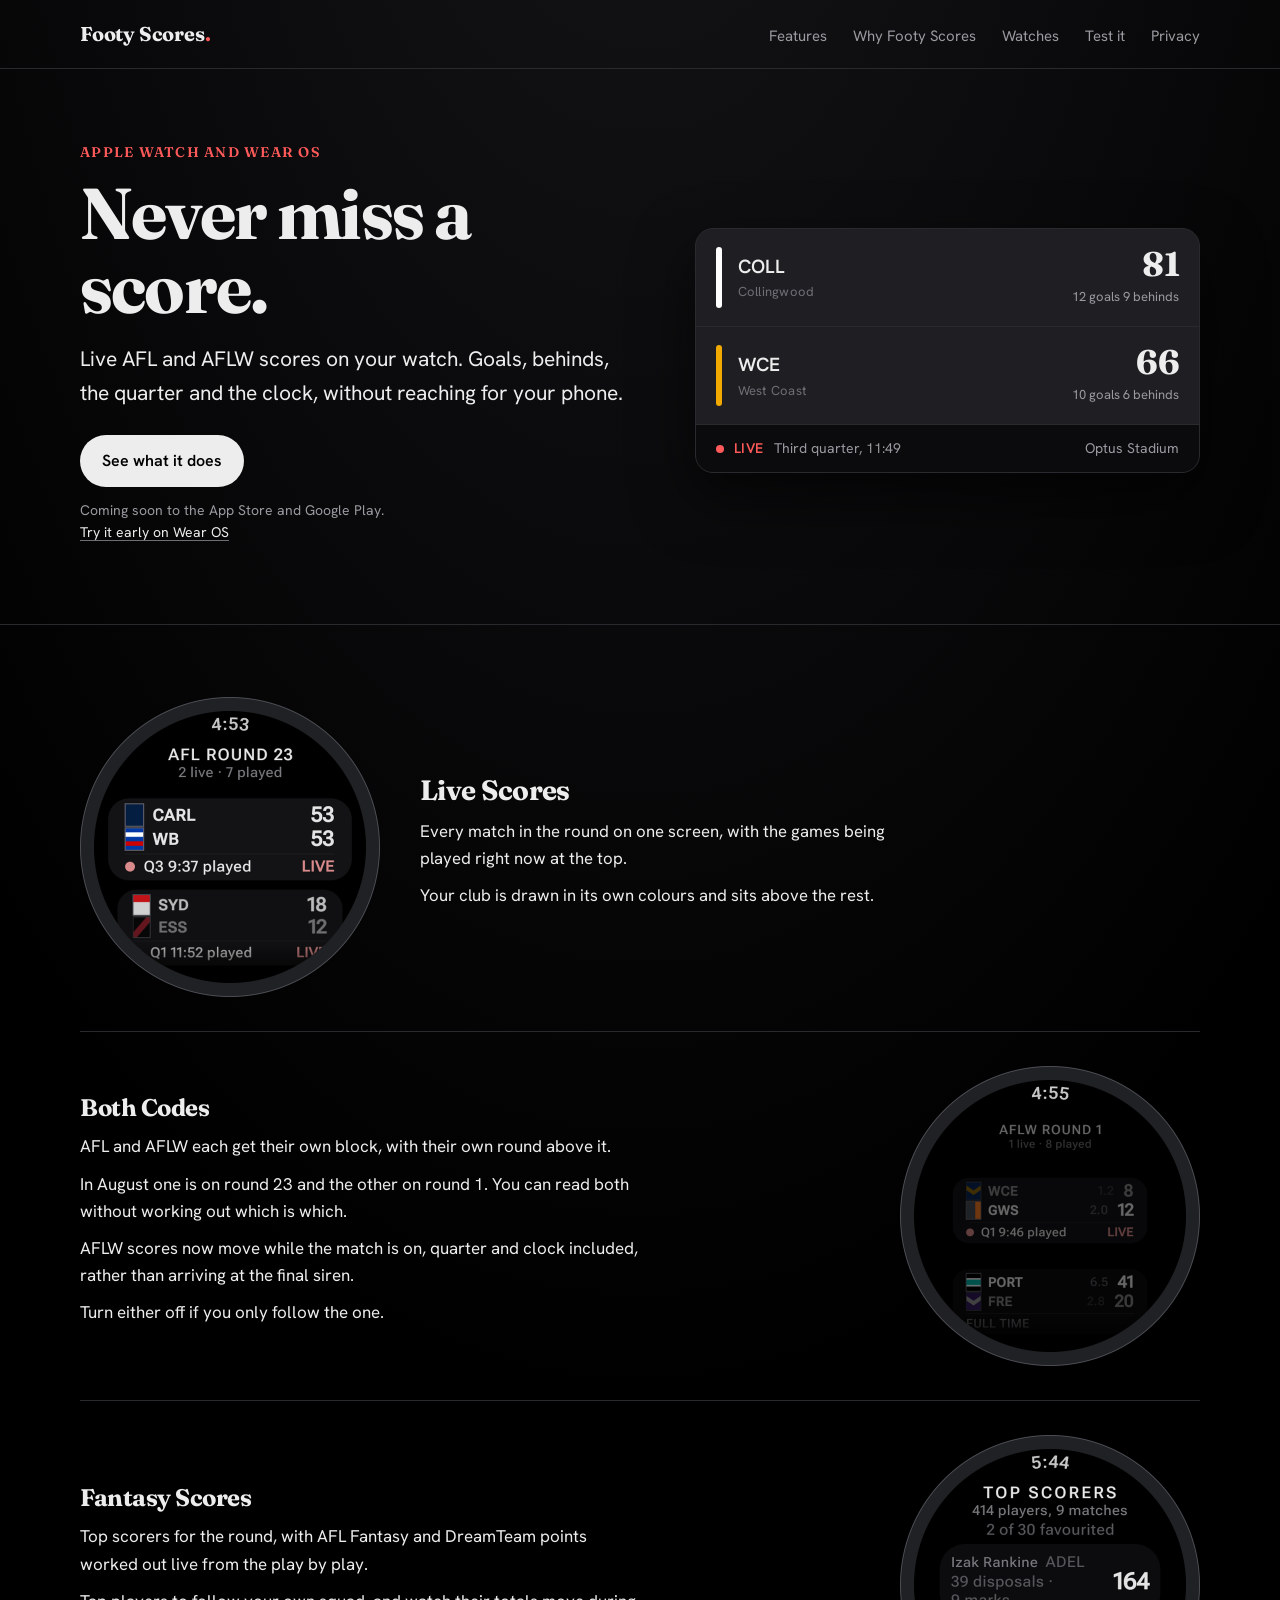
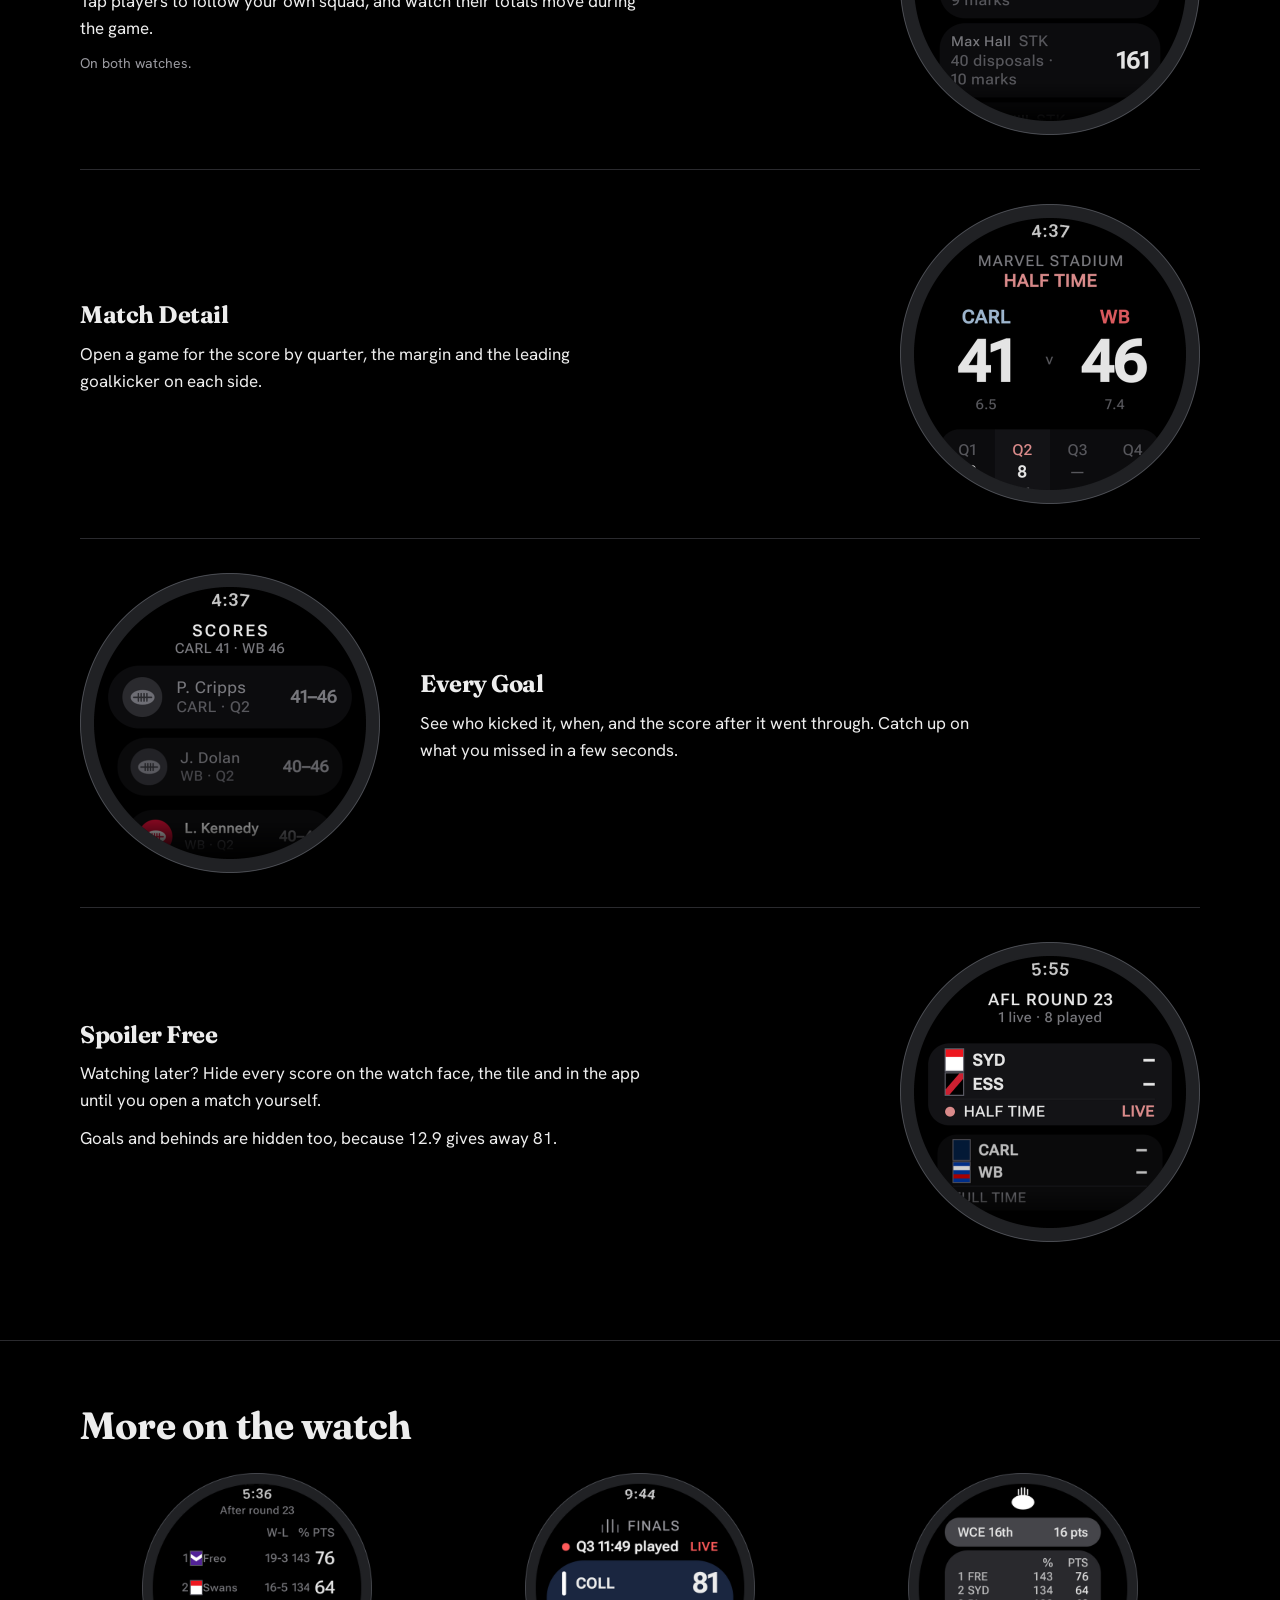
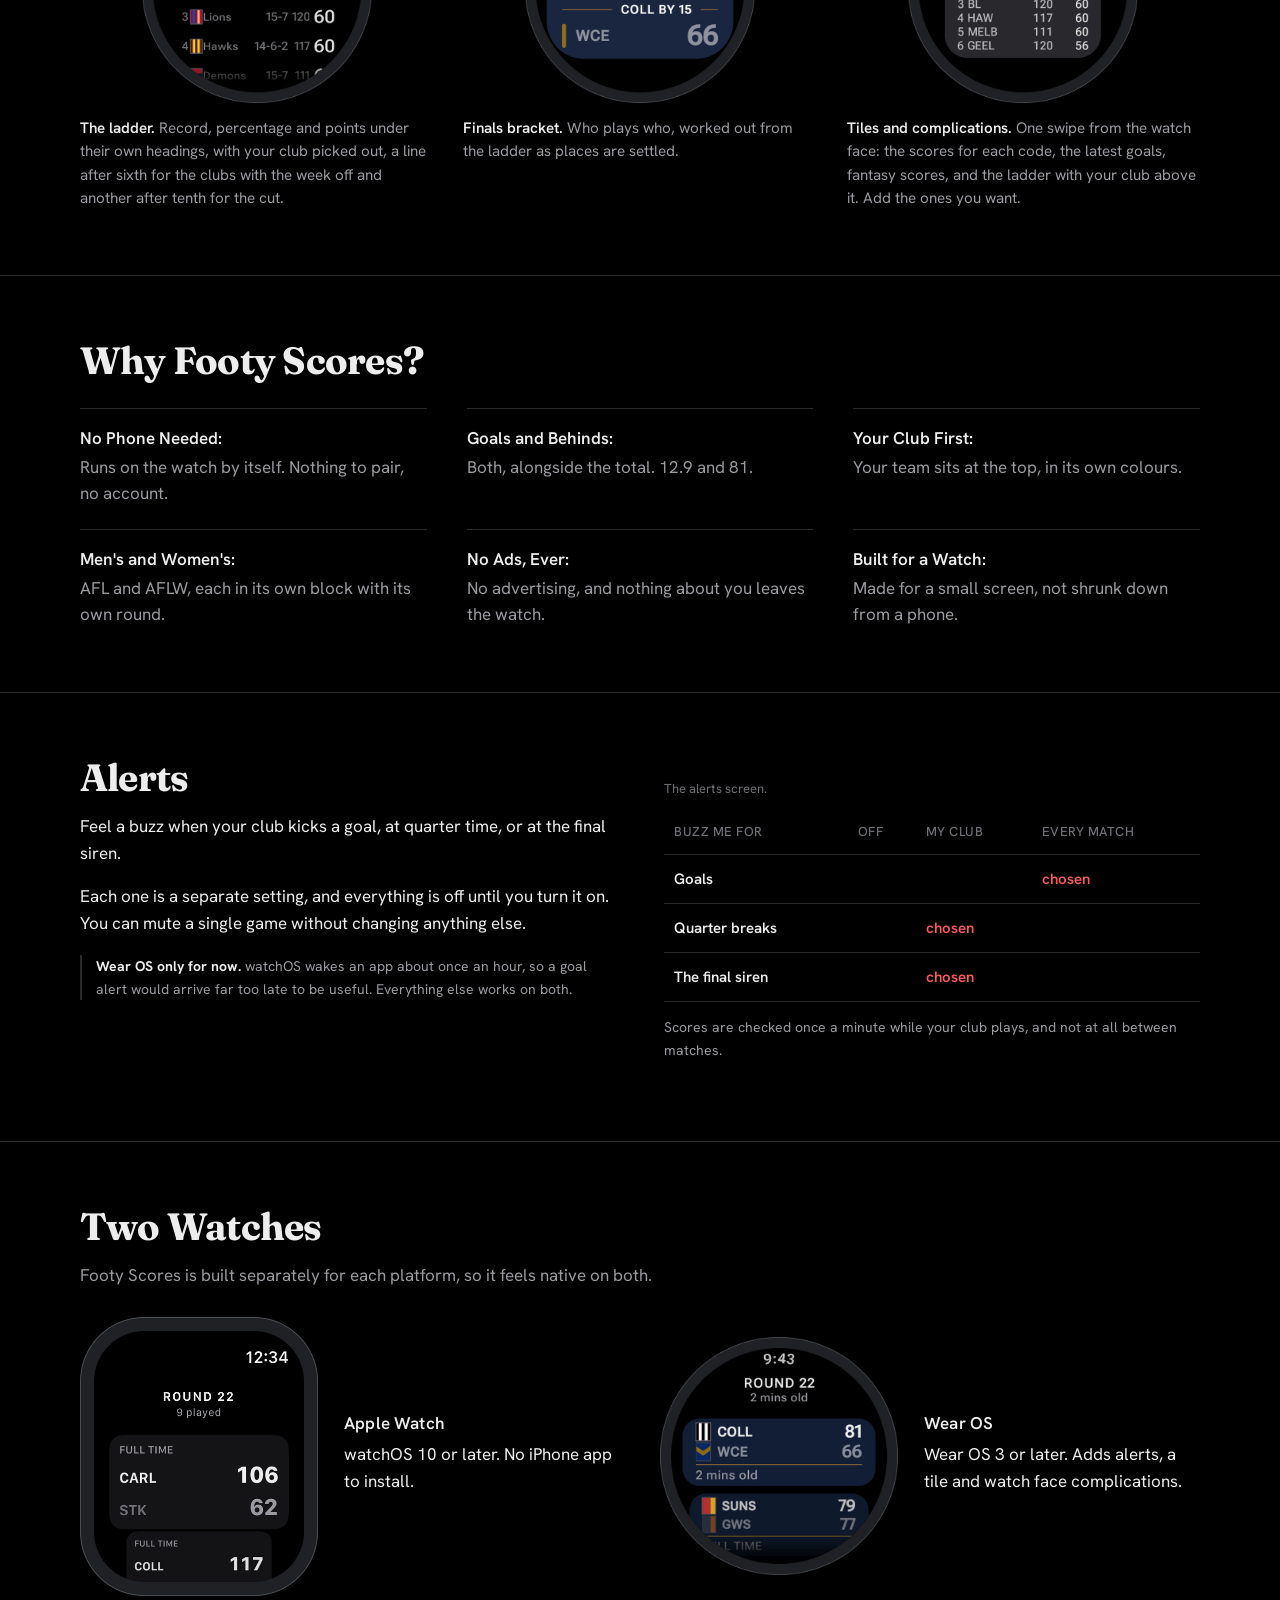
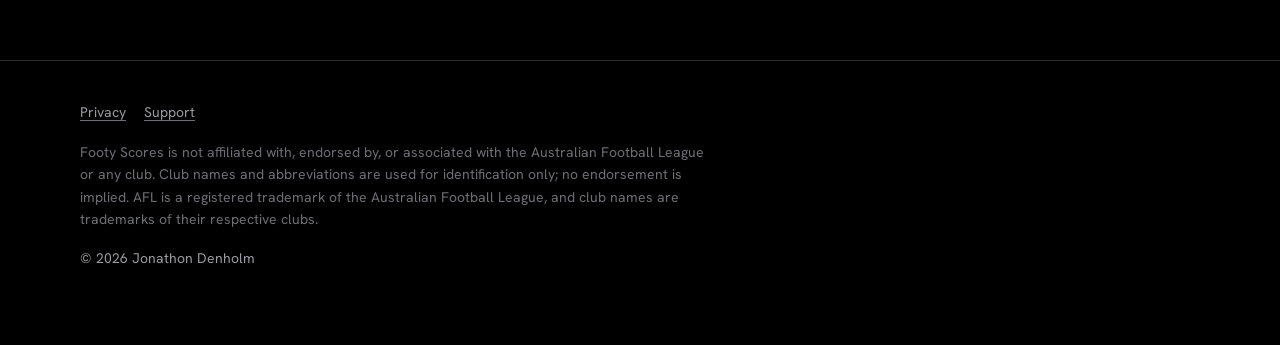
<file: index.html>
<!doctype html>
<html lang="en-AU">
<head>
<meta charset="utf-8">
<meta name="viewport" content="width=device-width, initial-scale=1">
<title>Footy Scores: AFL and AFLW live scores on your watch</title>
<meta name="description" content="Live AFL and AFLW scores on Apple Watch and Wear OS. Goals, behinds, the quarter and the clock, without reaching for your phone. No account and no ads.">
<link rel="canonical" href="https://footyscore.app/">
<meta name="theme-color" content="#000000">
<meta name="color-scheme" content="dark">
<!-- The app's own launcher icon, not a mark drawn for the web. One icon, both places. -->
<link rel="icon" type="image/png" sizes="512x512" href="icon-512.png">
<link rel="apple-touch-icon" href="icon-512.png">

<meta property="og:type" content="website">
<meta property="og:url" content="https://footyscore.app/">
<meta property="og:title" content="Footy Scores: AFL and AFLW live scores on your watch">
<meta property="og:description" content="Live scores, goals and the ladder on Apple Watch and Wear OS. No phone needed.">
<meta property="og:image" content="https://footyscore.app/img/w-round.png">
<meta name="twitter:card" content="summary_large_image">
<meta name="twitter:title" content="Footy Scores">
<meta name="twitter:description" content="Live AFL and AFLW scores on your watch. No phone needed.">
<meta name="twitter:image" content="https://footyscore.app/img/w-round.png">

<script type="application/ld+json">
{"@context":"https://schema.org","@type":"SoftwareApplication","name":"Footy Scores",
 "operatingSystem":"watchOS, Wear OS",
 "applicationCategory":"SportsApplication",
 "url":"https://footyscore.app"}
</script>

<link rel="stylesheet" href="styles.css?v=20260818">
</head>
<body>
<a class="skip" href="#main">Skip to content</a>

<header>
  <div class="wrap nav">
    <a class="brand" href="/">Footy Scores<span class="dot">.</span></a>
    <span class="spacer"></span>
    <a class="navlink" href="#features">Features</a>
    <a class="navlink" href="#why">Why Footy Scores</a>
    <a class="navlink" href="#watches">Watches</a>
    <a class="navlink" href="test.html">Test it</a>
    <a class="navlink" href="privacy.html">Privacy</a>
  </div>
</header>

<main id="main" tabindex="-1">

  <!-- ================================================================= hero
       ⚠️ PLAIN, SHORT, AND NO EM DASHES. The previous version of this page was rewritten because it
       read as machine-written: every heading was a short declarative sentence ending in a full stop
       ("Nothing gives it away.", "Built twice, on purpose."), and nearly every sentence carried an
       em dash. That uniform rhythm is the tell. Headings here are plain noun phrases and bodies are
       one or two short sentences.
       ⚠️ NO INVENTED SOCIAL PROOF. No star ratings, no testimonials, no press logos: the app is not
       released yet, so any of those would be fabricated. -->
  <div class="wrap">
    <section class="hero">
      <div>
        <p class="kicker">Apple Watch and Wear OS</p>
        <h1>Never miss a score.</h1>
        <p class="lead">Live AFL and AFLW scores on your watch. Goals, behinds, the quarter and the clock, without reaching for your phone.</p>
        <div class="cta">
          <a class="btn" href="#features">See what it does</a>
        </div>
        <p class="small">Coming soon to the App Store and Google Play.<br><a href="test.html">Try it early on Wear OS</a></p>
      </div>

      <div>
        <div class="board is-live">
          <div class="board-row" style="--club:#FFFFFF">
            <span class="swatch" aria-hidden="true"></span>
            <span class="club">COLL<span class="name">Collingwood</span></span>
            <span class="score"><span class="total">81</span><span class="breakdown">12 goals 9 behinds</span></span>
          </div>
          <div class="board-row" style="--club:#F2A900">
            <span class="swatch" aria-hidden="true"></span>
            <span class="club">WCE<span class="name">West Coast</span></span>
            <span class="score"><span class="total">66</span><span class="breakdown">10 goals 6 behinds</span></span>
          </div>
          <div class="board-status">
            <span class="pulse" aria-hidden="true"></span>
            <span class="tag-live">LIVE</span>
            <span>Third quarter, 11:49</span>
            <span class="spacer"></span>
            <span>Optus Stadium</span>
          </div>
        </div>
      </div>
    </section>
  </div>

  <!-- ================================================================= features -->
  <section class="band" id="features">
    <div class="wrap">

      <div class="feature feature-lead">
        <figure class="shot shot-round">
          <img src="img/w-round.png" width="300" height="300" loading="lazy" decoding="async"
               alt="A round watch showing AFL Round 23, two matches live: Carlton 53 and the Bulldogs 53 in the third quarter, with Sydney 18 and Essendon 12 in the first beneath it.">
        </figure>
        <div>
          <h2>Live Scores</h2>
          <p>Every match in the round on one screen, with the games being played right now at the top.</p>
          <p>Your club is drawn in its own colours and sits above the rest.</p>
        </div>
      </div>

      <div class="feature feature-flip">
        <figure class="shot shot-round">
          <img src="img/w-aflw.png" width="300" height="300" loading="lazy" decoding="async"
               alt="A round watch showing AFLW Round 1, one match live: West Coast 1.2 (8) against GWS 2.0 (12) in the first quarter, with a completed match beneath it.">
        </figure>
        <div>
          <h2>Both Codes</h2>
          <p>AFL and AFLW each get their own block, with their own round above it.</p>
          <p>In August one is on round 23 and the other on round 1. You can read both without working out which is which.</p>
          <p>AFLW scores now move while the match is on, quarter and clock included, rather than arriving at the final siren.</p>
          <p>Turn either off if you only follow the one.</p>
        </div>
      </div>


      <div class="feature feature-flip">
        <figure class="shot shot-round">
          <img src="img/w-fantasy.png" width="300" height="300" loading="lazy" decoding="async"
               alt="Top scorers on a round watch: 414 players across 9 matches, with Izak Rankine on 164 from 39 disposals and 9 marks.">
        </figure>
        <div>
          <h2>Fantasy Scores</h2>
          <p>Top scorers for the round, with AFL Fantasy and DreamTeam points worked out live from the play by play.</p>
          <p>Tap players to follow your own squad, and watch their totals move during the game.</p>
          <p class="small">On both watches.</p>
        </div>
      </div>

      <div class="feature feature-flip">
        <figure class="shot shot-round">
          <img src="img/w-match.png" width="300" height="300" loading="lazy" decoding="async"
               alt="One match at Marvel Stadium at half time: Carlton 41 from 6.5, the Bulldogs 46 from 7.4, with the score by quarter beneath.">
        </figure>
        <div>
          <h2>Match Detail</h2>
          <p>Open a game for the score by quarter, the margin and the leading goalkicker on each side.</p>
        </div>
      </div>

      <div class="feature">
        <figure class="shot shot-round">
          <img src="img/w-goals.png" width="300" height="300" loading="lazy" decoding="async"
               alt="The goal feed: P. Cripps for Carlton in the second quarter making it 41 to 46, then J. Dolan for the Bulldogs.">
        </figure>
        <div>
          <h2>Every Goal</h2>
          <p>See who kicked it, when, and the score after it went through. Catch up on what you missed in a few seconds.</p>
        </div>
      </div>

      <div class="feature feature-flip">
        <figure class="shot shot-round">
          <img src="img/w-spoilers.png" width="300" height="300" loading="lazy" decoding="async"
               alt="The round with every score hidden: dashes where the numbers would be, with a match still marked live and at half time.">
        </figure>
        <div>
          <h2>Spoiler Free</h2>
          <p>Watching later? Hide every score on the watch face, the tile and in the app until you open a match yourself.</p>
          <p>Goals and behinds are hidden too, because 12.9 gives away 81.</p>
        </div>
      </div>

    </div>
  </section>

  <!-- ================================================================= more screens -->
  <section class="band band-tight">
    <div class="wrap">
      <h2>More on the watch</h2>

      <div class="gallery">
        <figure>
          <img src="img/w-ladder.png" width="230" height="230" loading="lazy" decoding="async"
               alt="The ladder after round 23 under W-L, percentage and points headings: Freo first on 76, Swans 64, Lions 60, Hawks 60.">
          <figcaption><strong>The ladder.</strong> Record, percentage and points under their own headings, with your club picked out, a line after sixth for the clubs with the week off and another after tenth for the cut.</figcaption>
        </figure>
        <figure>
          <img src="img/w-finals.png" width="230" height="230" loading="lazy" decoding="async"
               alt="The finals bracket showing Collingwood 81 leading West Coast 66 by 15 points, live in the third quarter.">
          <figcaption><strong>Finals bracket.</strong> Who plays who, worked out from the ladder as places are settled.</figcaption>
        </figure>
        <figure>
          <img src="img/w-tile.png" width="230" height="230" loading="lazy" decoding="async"
               alt="The ladder tile: West Coast sixteenth on 16 points across the top, then the leading six clubs with percentage and points.">
          <figcaption><strong>Tiles and complications.</strong> One swipe from the watch face: the scores for each code, the latest goals, fantasy scores, and the ladder with your club above it. Add the ones you want.</figcaption>
        </figure>
      </div>
    </div>
  </section>

  <!-- ================================================================= why -->
  <section class="band" id="why">
    <div class="wrap">
      <h2>Why Footy Scores?</h2>

      <ul class="why">
        <li><strong>No Phone Needed:</strong> Runs on the watch by itself. Nothing to pair, no account.</li>
        <li><strong>Goals and Behinds:</strong> Both, alongside the total. 12.9 and 81.</li>
        <li><strong>Your Club First:</strong> Your team sits at the top, in its own colours.</li>
        <li><strong>Men's and Women's:</strong> AFL and AFLW, each in its own block with its own round.</li>
        <li><strong>No Ads, Ever:</strong> No advertising, and nothing about you leaves the watch.</li>
        <li><strong>Built for a Watch:</strong> Made for a small screen, not shrunk down from a phone.</li>
      </ul>
    </div>
  </section>

  <!-- ================================================================= alerts -->
  <section class="band" id="alerts">
    <div class="wrap split">
      <div>
        <h2>Alerts</h2>
        <p>Feel a buzz when your club kicks a goal, at quarter time, or at the final siren.</p>
        <p>Each one is a separate setting, and everything is off until you turn it on. You can mute a single game without changing anything else.</p>
        <p class="small note-apple"><strong>Wear OS only for now.</strong> watchOS wakes an app about once an hour, so a goal alert would arrive far too late to be useful. Everything else works on both.</p>
      </div>
      <div>
        <table class="grid-alerts">
          <caption>The alerts screen.</caption>
          <thead>
            <tr><th scope="col">Buzz me for</th><th scope="col">Off</th><th scope="col">My club</th><th scope="col">Every match</th></tr>
          </thead>
          <tbody>
            <tr><td>Goals</td><td>&nbsp;</td><td>&nbsp;</td><td class="pick">chosen</td></tr>
            <tr><td>Quarter breaks</td><td>&nbsp;</td><td class="pick">chosen</td><td>&nbsp;</td></tr>
            <tr><td>The final siren</td><td>&nbsp;</td><td class="pick">chosen</td><td>&nbsp;</td></tr>
          </tbody>
        </table>
        <p class="small" style="margin-top:14px">Scores are checked once a minute while your club plays, and not at all between matches.</p>
      </div>
    </div>
  </section>

  <!-- ================================================================= watches -->
  <section class="band band-tight" id="watches">
    <div class="wrap">
      <h2>Two Watches</h2>
      <p class="sub sub-wide">Footy Scores is built separately for each platform, so it feels native on both.</p>

      <div class="platforms">
        <div class="platform">
          <figure class="shot shot-apple">
            <img src="img/a-scoreboard.png" width="238" height="278" loading="lazy" decoding="async"
                 alt="Footy Scores on Apple Watch, showing Round 22 with Carlton 106 and St Kilda 62.">
          </figure>
          <div>
            <h3>Apple Watch</h3>
            <p>watchOS 10 or later. No iPhone app to install.</p>
          </div>
        </div>
        <div class="platform">
          <figure class="shot shot-round shot-sm">
            <img src="img/w-club.png" width="238" height="238" loading="lazy" decoding="async"
                 alt="Footy Scores on Wear OS in club colours, showing Collingwood against West Coast.">
          </figure>
          <div>
            <h3>Wear OS</h3>
            <p>Wear OS 3 or later. Adds alerts, a tile and watch face complications.</p>
          </div>
        </div>
      </div>
    </div>
  </section>



</main>

<footer>
  <div class="wrap">
    <div class="foot-links">
      <a href="privacy.html">Privacy</a>
      <a href="mailto:watchwalksupport@gmail.com">Support</a>
    </div>
    <p class="disclaimer">Footy Scores is not affiliated with, endorsed by, or associated with the Australian Football League or any club. Club names and abbreviations are used for identification only; no endorsement is implied. AFL is a registered trademark of the Australian Football League, and club names are trademarks of their respective clubs.</p>
    <p class="small">&copy; 2026 Jonathon Denholm</p>
  </div>
</footer>

</body>
</html>
</file>
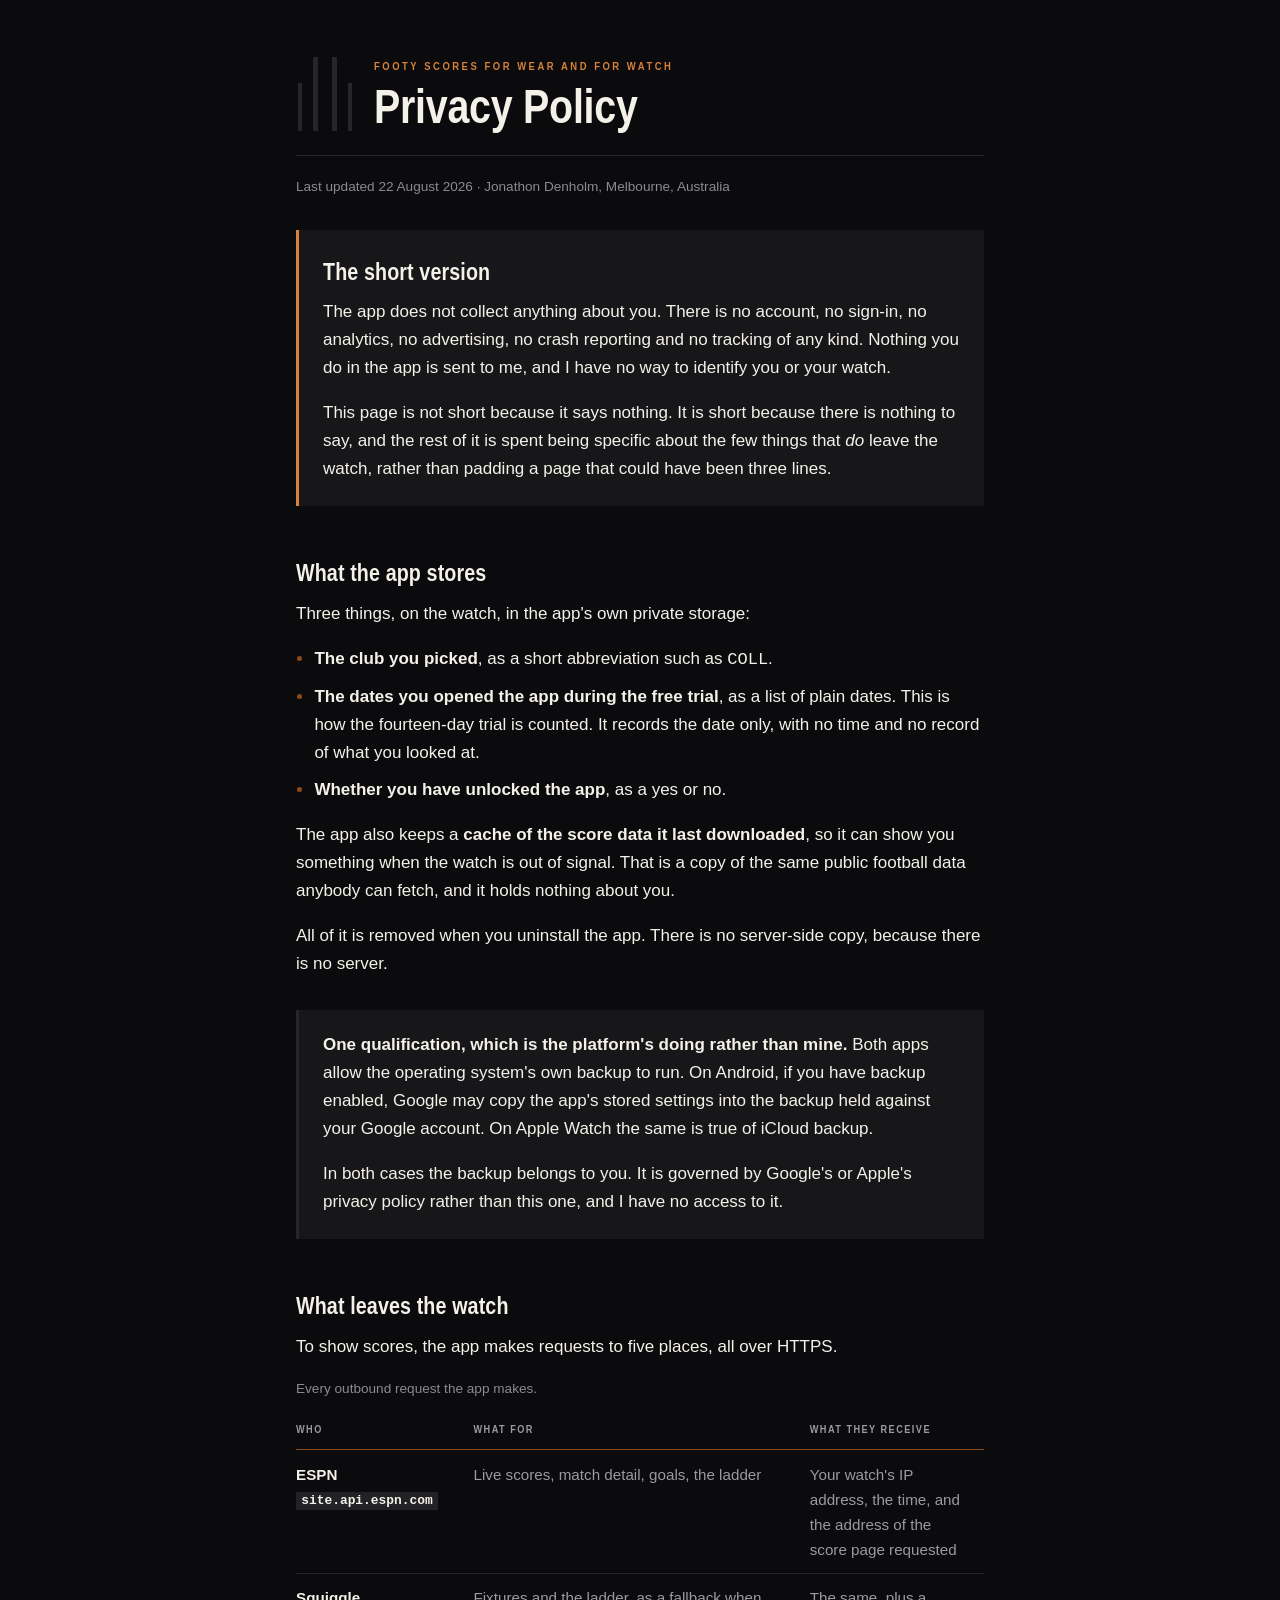
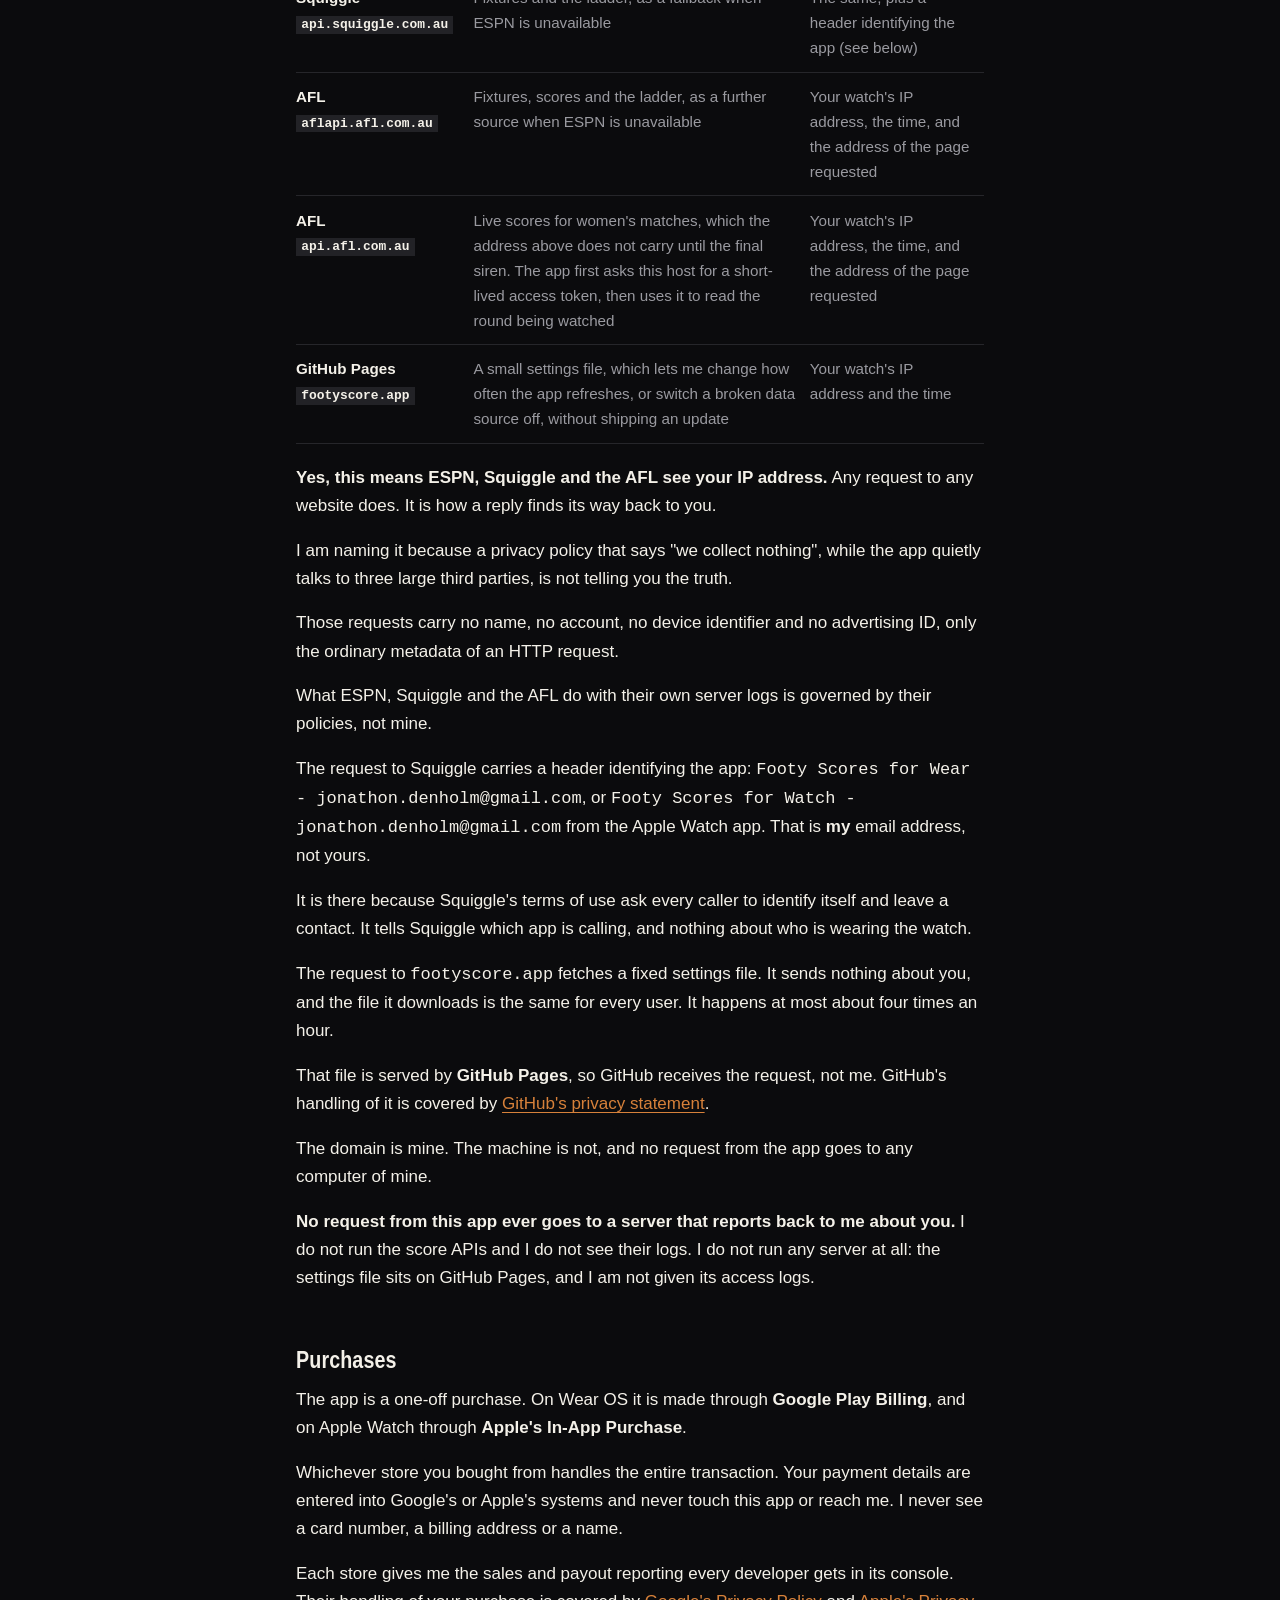
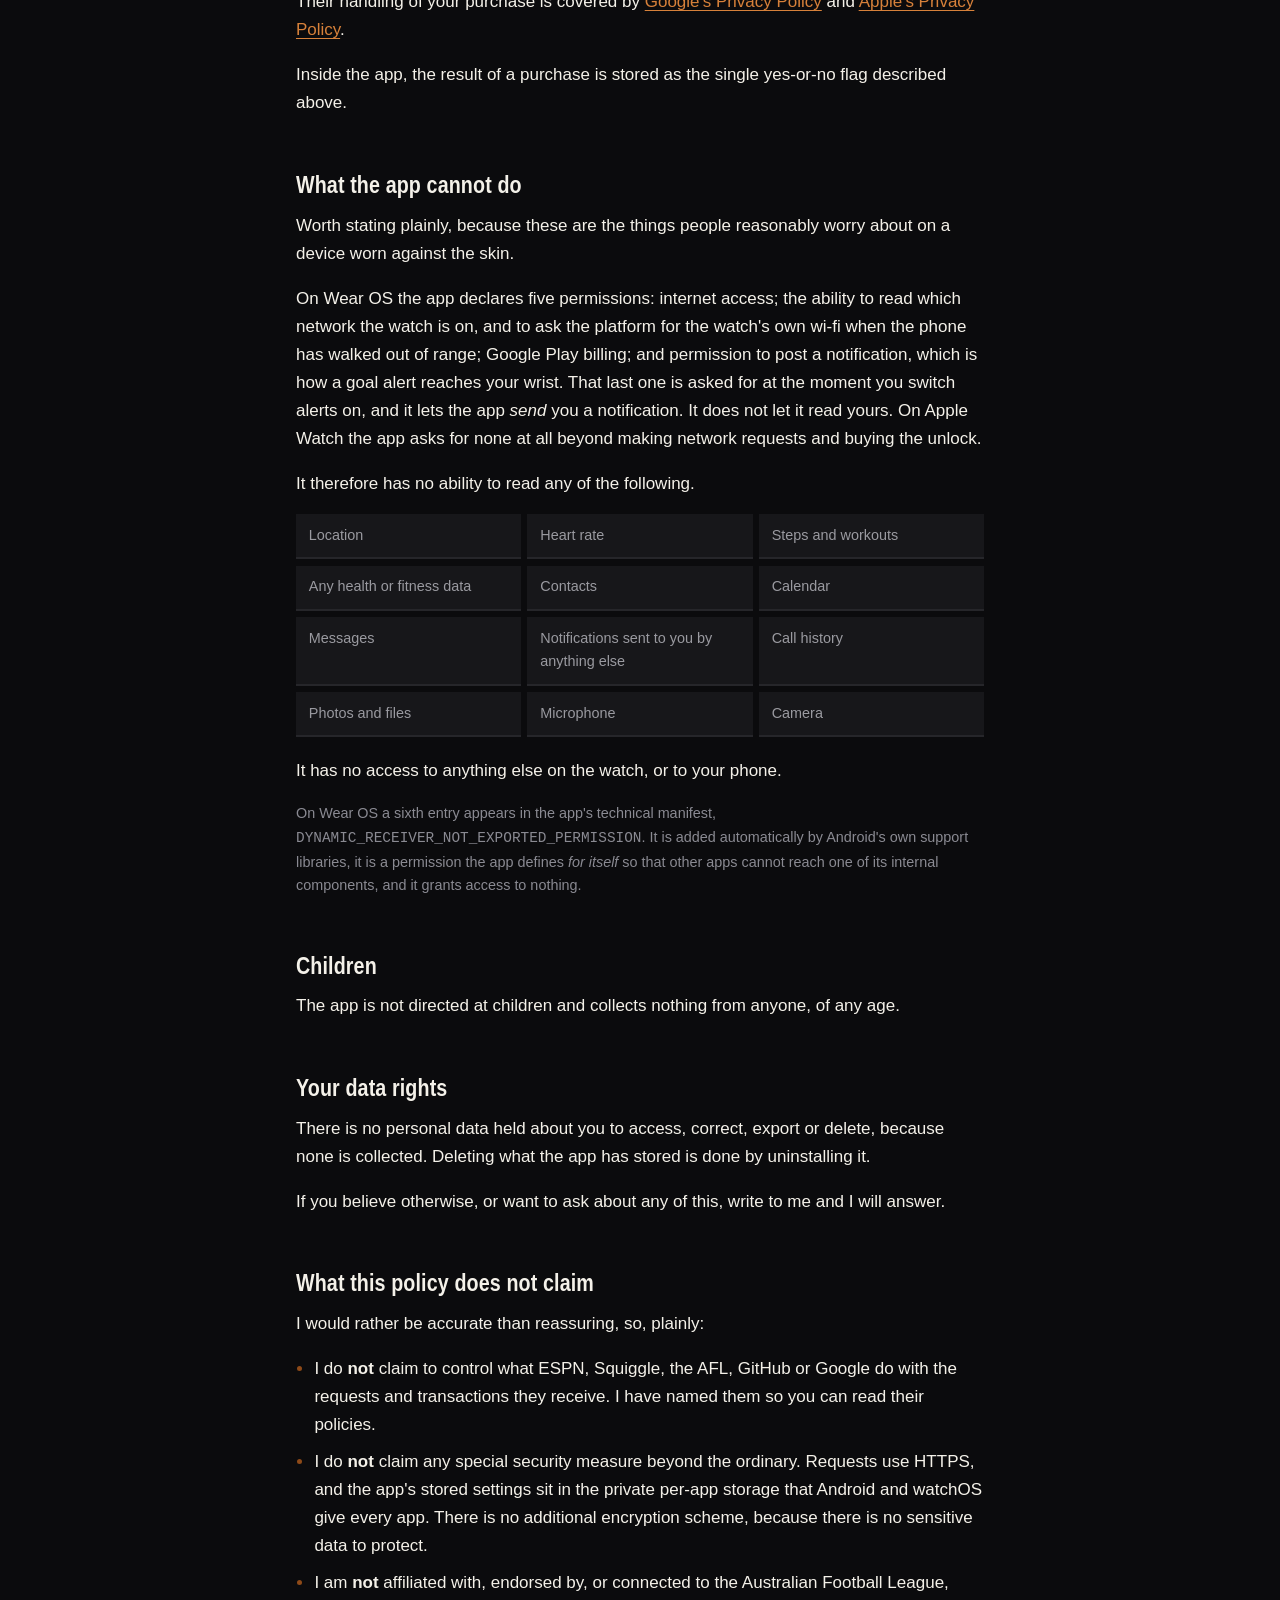
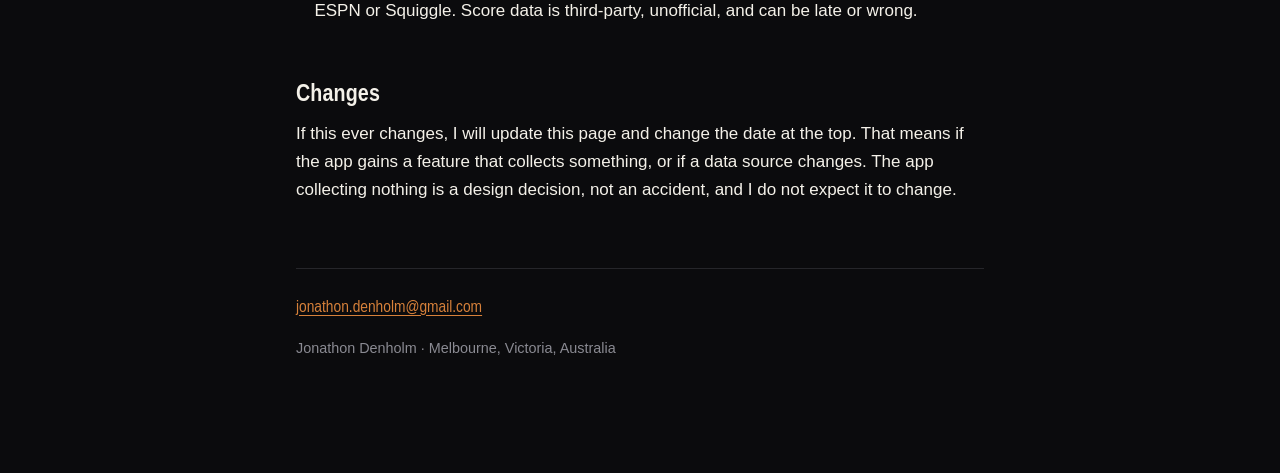
<file: privacy.html>
<!doctype html>
<html lang="en-AU">
<head>
<meta charset="utf-8">
<meta name="viewport" content="width=device-width, initial-scale=1">
<title>Privacy Policy: Footy Scores</title>
<meta name="description" content="Privacy policy for Footy Scores for Wear and Footy Scores for Watch. Neither app collects anything. This page is specific about the few things that do leave the watch.">
<meta name="robots" content="noindex, nofollow">
<meta name="theme-color" content="#0B0B0D">
<meta name="color-scheme" content="dark">
<style>
/* ------------------------------------------------------------------------------
   Palette: docs/store/BRAND.md. A football ground after dark.
   Night is the ground, Chalk is boundary paint, Leather is the ball, Siren is live.
   Leather deep, Slate and Posts ghost fail AA and are NEVER allowed to carry words.
   ------------------------------------------------------------------------------ */
:root {
  /* Declared so the browser knows the darkening is already done — without it Chrome's Auto Dark
     Theme on Android runs its own filter over a page that is already dark. See styles.css. */
  color-scheme: dark;

  --night:        #0B0B0D;
  --coal:         #17171A;
  --coal-light:   #222226;
  --leather:      #D7813A;
  --leather-deep: #8E4A18;
  --chalk:        #F4F1E9;
  --siren:        #FF5A5A;
  --ash:          #9A9AA0;
  --stone:        #8A8A92;
  --posts-ghost:  #26262A;

  /* Bahnschrift if the reader's machine has it, otherwise the nearest condensed
     grotesque already installed. The font file is deliberately NOT shipped as a
     webfont: Microsoft permits rasterising Bahnschrift into images but not
     redistributing the file, and a @font-face src is redistribution. */
  --display: "Bahnschrift SemiBold Condensed", "Bahnschrift", "DIN Condensed",
             "Roboto Condensed", "Liberation Sans Narrow", "DejaVu Sans Condensed",
             "Arial Narrow", system-ui, sans-serif;
  --body:    "Bahnschrift Light", "Bahnschrift", "Roboto", "Liberation Sans",
             "DejaVu Sans", system-ui, sans-serif;
}

*, *::before, *::after { box-sizing: border-box; }

html { -webkit-text-size-adjust: 100%; }

body {
  margin: 0;
  background: var(--night);
  color: var(--chalk);
  font-family: var(--body);
  font-size: 17px;
  line-height: 1.65;
  /* Flat fills only. No gradient, no glow, no mesh. */
}

.wrap {
  max-width: 46rem;
  margin: 0 auto;
  padding: 0 1.5rem 6rem;
}

/* ---- Masthead -------------------------------------------------------------
   Break the grid: the posts sit hard left and the title runs against them,
   rather than a centred stack of mark, title and body. -------------------- */
header.mast {
  display: flex;
  align-items: flex-end;
  gap: 1.25rem;
  padding: 3.5rem 0 1.5rem;
  border-bottom: 1px solid var(--posts-ghost);
}
header.mast svg { flex: none; display: block; }
.mast-text { min-width: 0; }

.kicker {
  font-family: var(--display);
  font-weight: 600;
  text-transform: uppercase;
  letter-spacing: 0.22em;
  font-size: 0.72rem;
  color: var(--leather);
  margin: 0 0 0.35rem;
}
h1 {
  font-family: var(--display);
  font-weight: 600;
  font-size: clamp(2rem, 7vw, 3rem);
  line-height: 1.05;
  letter-spacing: -0.005em;
  margin: 0;
  color: var(--chalk);
}
.updated {
  color: var(--stone);
  font-size: 0.85rem;
  margin: 1.25rem 0 0;
}

h2 {
  font-family: var(--display);
  font-weight: 600;
  font-size: 1.5rem;
  line-height: 1.2;
  letter-spacing: 0.005em;
  color: var(--chalk);
  margin: 3rem 0 0.35rem;
  padding-top: 0.35rem;
}
h2 + p, h2 + ul, h2 + table, h2 + .card { margin-top: 0.75rem; }

h3 {
  font-family: var(--display);
  font-weight: 600;
  text-transform: uppercase;
  letter-spacing: 0.14em;
  font-size: 0.8rem;
  color: var(--ash);
  margin: 2rem 0 0.5rem;
}

p { margin: 0 0 1.05rem; }
strong { color: var(--chalk); font-weight: 600; }
a { color: var(--leather); text-decoration-thickness: 1px; text-underline-offset: 3px; }
a:hover, a:focus-visible { color: var(--chalk); }

ul { margin: 0 0 1.05rem; padding-left: 1.15rem; }
li { margin-bottom: 0.55rem; }
li::marker { color: var(--leather-deep); }

/* ---- The lead card --------------------------------------------------------- */
.card {
  background: var(--coal);
  border-left: 3px solid var(--leather);
  padding: 1.35rem 1.5rem 0.4rem;
  margin: 2rem 0;
}
.card.quiet { border-left-color: var(--posts-ghost); background: var(--coal); }
.card p:last-child { margin-bottom: 1rem; }

/* ---- Table ----------------------------------------------------------------- */
.scroll { overflow-x: auto; margin: 0 0 1.25rem; }
table {
  border-collapse: collapse;
  width: 100%;
  min-width: 32rem;
  font-size: 0.95rem;
}
caption { caption-side: top; text-align: left; color: var(--stone); font-size: 0.85rem; padding-bottom: 0.5rem; }
th, td {
  text-align: left;
  padding: 0.7rem 0.9rem 0.7rem 0;
  border-bottom: 1px solid var(--posts-ghost);
  vertical-align: top;
}
thead th {
  font-family: var(--display);
  font-weight: 600;
  text-transform: uppercase;
  letter-spacing: 0.13em;
  font-size: 0.7rem;
  color: var(--ash);
  border-bottom-color: var(--leather-deep);
}
tbody th { font-weight: 600; color: var(--chalk); white-space: nowrap; padding-right: 1.25rem; }
tbody td { color: var(--ash); }
td code, th code {
  font-family: ui-monospace, "Cascadia Mono", Consolas, monospace;
  font-size: 0.85em;
  color: var(--chalk);
  background: var(--coal-light);
  padding: 0.1em 0.4em;
}

/* ---- Cannot-do list -------------------------------------------------------- */
.cannot {
  list-style: none;
  padding: 0;
  margin: 0 0 1.25rem;
  display: grid;
  grid-template-columns: repeat(auto-fill, minmax(11rem, 1fr));
  gap: 0.4rem;
}
.cannot li {
  margin: 0;
  background: var(--coal);
  color: var(--ash);
  padding: 0.6rem 0.8rem;
  font-size: 0.9rem;
  border-bottom: 2px solid var(--posts-ghost);
}

footer {
  margin-top: 4rem;
  padding-top: 1.5rem;
  border-top: 1px solid var(--posts-ghost);
  color: var(--stone);
  font-size: 0.9rem;
}
footer .email { font-family: var(--display); font-size: 1.05rem; }

@media (max-width: 34rem) {
  body { font-size: 16px; }
  header.mast { gap: 1rem; padding-top: 2.5rem; }
  header.mast svg { width: 44px; height: auto; }
}

/* This page commits to the night palette in both schemes. It is the same product
   as the watch, which is dark whatever the phone is set to. Backgrounds and
   colours are painted explicitly so no host theme shows through. */
</style>
</head>
<body>
<div class="wrap">

  <header class="mast">
    <!-- Four posts: two tall goal posts flanked by two short behind posts, evenly
         spaced. The mark that says Australian rules and nothing else. BRAND.md. -->
    <svg width="58" height="74" viewBox="0 0 58 74" aria-hidden="true" focusable="false">
      <g fill="#26262A">
        <rect x="2"  y="26" width="4" height="48"/>
        <rect x="17" y="0"  width="5" height="74"/>
        <rect x="36" y="0"  width="5" height="74"/>
        <rect x="52" y="26" width="4" height="48"/>
      </g>
    </svg>
    <div class="mast-text">
      <p class="kicker">Footy Scores for Wear and for Watch</p>
      <h1>Privacy Policy</h1>
    </div>
  </header>

  <p class="updated">Last updated 22 August 2026 &middot; Jonathon Denholm, Melbourne, Australia</p>

  <div class="card">
    <h2 style="margin-top:0">The short version</h2>
    <p>The app does not collect anything about you. There is no account, no sign-in, no
    analytics, no advertising, no crash reporting and no tracking of any kind. Nothing you do
    in the app is sent to me, and I have no way to identify you or your watch.</p>
    <p>This page is not short because it says nothing. It is short because there is nothing to
    say, and the rest of it is spent being specific about the few things that <em>do</em> leave
    the watch, rather than padding a page that could have been three lines.</p>
  </div>

  <h2>What the app stores</h2>
  <p>Three things, on the watch, in the app's own private storage:</p>
  <ul>
    <li><strong>The club you picked</strong>, as a short abbreviation such as <code>COLL</code>.</li>
    <li><strong>The dates you opened the app during the free trial</strong>, as a list of plain
    dates. This is how the fourteen-day trial is counted. It records the date only, with no time and no record of what you looked at.</li>
    <li><strong>Whether you have unlocked the app</strong>, as a yes or no.</li>
  </ul>
  <p>The app also keeps a <strong>cache of the score data it last downloaded</strong>, so it can
  show you something when the watch is out of signal. That is a copy of the same public
  football data anybody can fetch, and it holds nothing about you.</p>
  <p>All of it is removed when you uninstall the app. There is no server-side copy, because
  there is no server.</p>

  <div class="card quiet">
    <p><strong>One qualification, which is the platform's doing rather than mine.</strong>
    Both apps allow the operating system's own backup to run. On Android, if you have backup
    enabled, Google may copy the app's stored settings into the backup held against your Google
    account. On Apple Watch the same is true of iCloud backup.</p>
    <p>In both cases the backup belongs to you. It is governed by Google's or Apple's privacy
    policy rather than this one, and I have no access to it.</p>
  </div>

  <h2>What leaves the watch</h2>
  <p>To show scores, the app makes requests to five places, all over HTTPS.</p>

  <div class="scroll">
  <table>
    <caption>Every outbound request the app makes.</caption>
    <thead>
      <tr><th scope="col">Who</th><th scope="col">What for</th><th scope="col">What they receive</th></tr>
    </thead>
    <tbody>
      <tr>
        <th scope="row">ESPN<br><code>site.api.espn.com</code></th>
        <td>Live scores, match detail, goals, the ladder</td>
        <td>Your watch's IP address, the time, and the address of the score page requested</td>
      </tr>
      <tr>
        <th scope="row">Squiggle<br><code>api.squiggle.com.au</code></th>
        <td>Fixtures and the ladder, as a fallback when ESPN is unavailable</td>
        <td>The same, plus a header identifying the app (see below)</td>
      </tr>
      <tr>
        <th scope="row">AFL<br><code>aflapi.afl.com.au</code></th>
        <td>Fixtures, scores and the ladder, as a further source when ESPN is unavailable</td>
        <td>Your watch's IP address, the time, and the address of the page requested</td>
      </tr>
      <tr>
        <th scope="row">AFL<br><code>api.afl.com.au</code></th>
        <td>Live scores for women's matches, which the address above does not carry until the
        final siren. The app first asks this host for a short-lived access token, then uses it to
        read the round being watched</td>
        <td>Your watch's IP address, the time, and the address of the page requested</td>
      </tr>
      <tr>
        <th scope="row">GitHub Pages<br><code>footyscore.app</code></th>
        <td>A small settings file, which lets me change how often the app refreshes, or switch a
        broken data source off, without shipping an update</td>
        <td>Your watch's IP address and the time</td>
      </tr>
    </tbody>
  </table>
  </div>

  <p><strong>Yes, this means ESPN, Squiggle and the AFL see your IP address.</strong> Any request
  to any website does. It is how a reply finds its way back to you.</p>
  <p>I am naming it because a privacy policy that says "we collect nothing", while the app
  quietly talks to three large third parties, is not telling you the truth.</p>
  <p>Those requests carry no name, no account, no device identifier and no advertising ID, only
  the ordinary metadata of an HTTP request.</p>
  <p>What ESPN, Squiggle and the AFL do with their own server logs is governed by their
  policies, not mine.</p>

  <p>The request to Squiggle carries a header identifying the app:
  <code>Footy Scores for Wear - jonathon.denholm@gmail.com</code>, or
  <code>Footy Scores for Watch - jonathon.denholm@gmail.com</code> from the Apple Watch app.
  That is <strong>my</strong> email address, not yours.</p>
  <p>It is there because Squiggle's terms of use ask every caller to identify itself and leave a
  contact. It tells Squiggle which app is calling, and nothing about who is wearing the watch.</p>

  <p>The request to <code>footyscore.app</code> fetches a fixed settings file. It sends
  nothing about you, and the file it downloads is the same for every user. It happens at most
  about four times an hour.</p>
  <p>That file is served by <strong>GitHub Pages</strong>, so GitHub receives the request, not
  me. GitHub's handling of it is covered by
  <a href="https://docs.github.com/site-policy/privacy-policies/github-privacy-statement">GitHub's
  privacy statement</a>.</p>
  <p>The domain is mine. The machine is not, and no request from the app goes to any computer of
  mine.</p>

  <p><strong>No request from this app ever goes to a server that reports back to me about
  you.</strong> I do not run the score APIs and I do not see their logs. I do not run any server
  at all: the settings file sits on GitHub Pages, and I am not given its access logs.</p>

  <h2>Purchases</h2>
  <p>The app is a one-off purchase. On Wear OS it is made through <strong>Google Play
  Billing</strong>, and on Apple Watch through <strong>Apple's In-App Purchase</strong>.</p>
  <p>Whichever store you bought from handles the entire transaction. Your payment details are
  entered into Google's or Apple's systems and never touch this app or reach me. I never see a
  card number, a billing address or a name.</p>
  <p>Each store gives me the sales and payout reporting every developer gets in its console.
  Their handling of your purchase is covered by
  <a href="https://policies.google.com/privacy">Google's Privacy Policy</a> and
  <a href="https://www.apple.com/legal/privacy/">Apple's Privacy Policy</a>.</p>
  <p>Inside the app, the result of a purchase is stored as the single yes-or-no flag described
  above.</p>

  <h2>What the app cannot do</h2>
  <p>Worth stating plainly, because these are the things people reasonably worry about on a
  device worn against the skin.</p>
  <p>On Wear OS the app declares five permissions: internet access; the ability to read which
  network the watch is on, and to ask the platform for the watch's own wi-fi when the phone has
  walked out of range; Google Play billing; and permission to post a notification, which is how a
  goal alert reaches your wrist. That last one is asked for at the moment you switch alerts on,
  and it lets the app <em>send</em> you a notification. It does not let it read yours. On Apple
  Watch the app asks for none at all beyond making network requests and buying the unlock.</p>
  <p>It therefore has no ability to read any of the following.</p>
  <ul class="cannot">
    <li>Location</li>
    <li>Heart rate</li>
    <li>Steps and workouts</li>
    <li>Any health or fitness data</li>
    <li>Contacts</li>
    <li>Calendar</li>
    <li>Messages</li>
    <li>Notifications sent to you by anything else</li>
    <li>Call history</li>
    <li>Photos and files</li>
    <li>Microphone</li>
    <li>Camera</li>
  </ul>
  <p>It has no access to anything else on the watch, or to your phone.</p>
  <p style="color:var(--stone);font-size:0.9rem">On Wear OS a sixth entry appears in the app's technical
  manifest, <code>DYNAMIC_RECEIVER_NOT_EXPORTED_PERMISSION</code>. It is added automatically by
  Android's own support libraries, it is a permission the app defines <em>for itself</em> so that
  other apps cannot reach one of its internal components, and it grants access to nothing.</p>

  <h2>Children</h2>
  <p>The app is not directed at children and collects nothing from anyone, of any age.</p>

  <h2>Your data rights</h2>
  <p>There is no personal data held about you to access, correct, export or delete, because none
  is collected. Deleting what the app has stored is done by uninstalling it.</p>
  <p>If you believe otherwise, or want to ask about any of this, write to me and I will answer.</p>

  <h2>What this policy does not claim</h2>
  <p>I would rather be accurate than reassuring, so, plainly:</p>
  <ul>
    <li>I do <strong>not</strong> claim to control what ESPN, Squiggle, the AFL, GitHub or Google
    do with the requests and transactions they receive. I have named them so you can read their
    policies.</li>
    <li>I do <strong>not</strong> claim any special security measure beyond the ordinary.
    Requests use HTTPS, and the app's stored settings sit in the private per-app storage that
    Android and watchOS give every app. There is no additional encryption scheme, because there is no sensitive
    data to protect.</li>
    <li>I am <strong>not</strong> affiliated with, endorsed by, or connected to the Australian
    Football League, ESPN or Squiggle. Score data is third-party, unofficial, and can be late or
    wrong.</li>
  </ul>

  <h2>Changes</h2>
  <p>If this ever changes, I will update this page and change the date at the top. That means if the app gains a feature that collects something, or if a data source changes. The app collecting nothing
  is a design decision, not an accident, and I do not expect it to change.</p>

  <footer>
    <p class="email"><a href="mailto:jonathon.denholm@gmail.com">jonathon.denholm@gmail.com</a></p>
    <p>Jonathon Denholm &middot; Melbourne, Victoria, Australia</p>
  </footer>

</div>
</body>
</html>
</file>
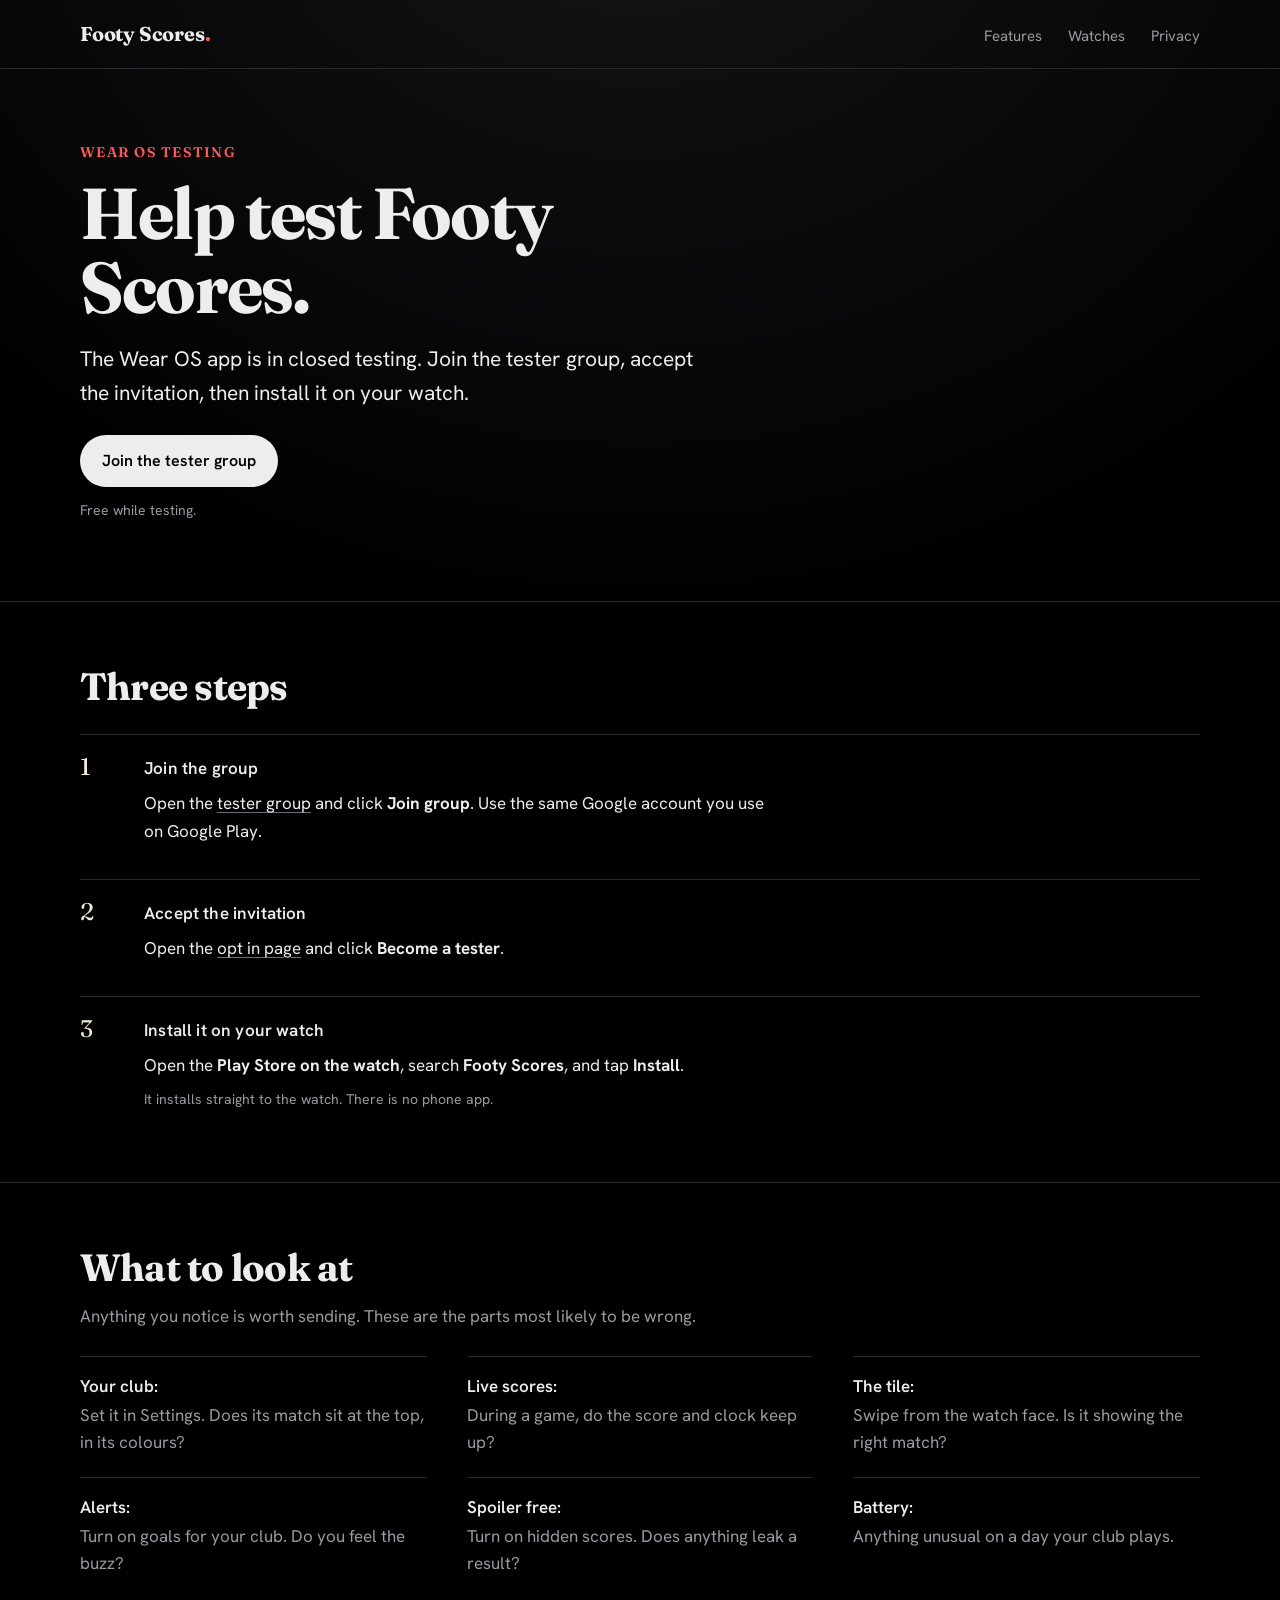
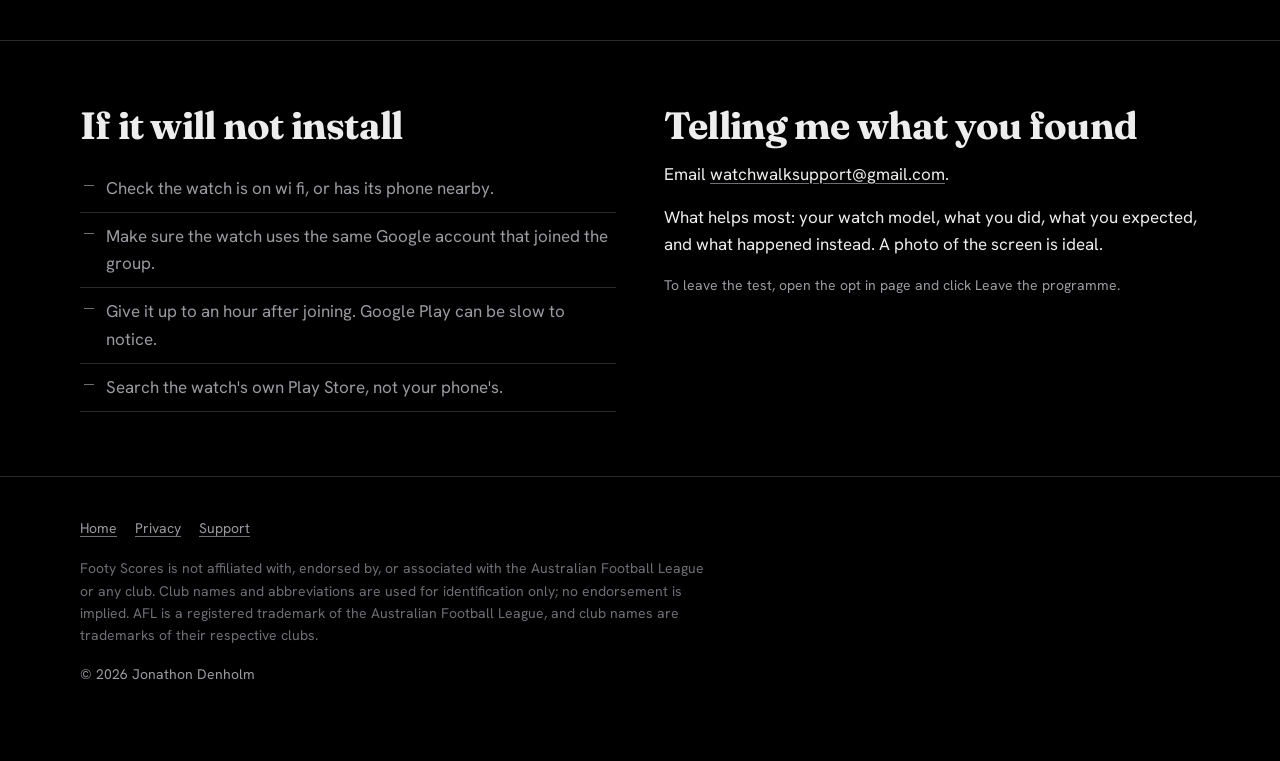
<file: test.html>
<!doctype html>
<html lang="en-AU">
<head>
<meta charset="utf-8">
<meta name="viewport" content="width=device-width, initial-scale=1">
<title>Test Footy Scores: join the Wear OS test</title>
<meta name="description" content="Help test Footy Scores on Wear OS. Join the tester group, accept the invitation on Google Play, then install it on your watch.">
<link rel="canonical" href="https://footyscore.app/test.html">
<meta name="theme-color" content="#000000">
<meta name="color-scheme" content="dark">
<link rel="icon" type="image/png" sizes="512x512" href="icon-512.png">
<link rel="apple-touch-icon" href="icon-512.png">

<meta property="og:type" content="website">
<meta property="og:url" content="https://footyscore.app/test.html">
<meta property="og:title" content="Test Footy Scores on Wear OS">
<meta property="og:description" content="Join the tester group, accept the invitation, install it on your watch.">
<meta property="og:image" content="https://footyscore.app/img/w-round.png">

<link rel="stylesheet" href="styles.css?v=20260818">
</head>
<body>
<a class="skip" href="#main">Skip to content</a>

<header>
  <div class="wrap nav">
    <a class="brand" href="/">Footy Scores<span class="dot">.</span></a>
    <span class="spacer"></span>
    <a class="navlink" href="index.html#features">Features</a>
    <a class="navlink" href="index.html#watches">Watches</a>
    <a class="navlink" href="privacy.html">Privacy</a>
  </div>
</header>

<main id="main" tabindex="-1">

  <div class="wrap">
    <section class="hero hero-single">
      <div>
        <p class="kicker">Wear OS testing</p>
        <h1>Help test Footy Scores.</h1>
        <p class="lead">The Wear OS app is in closed testing. Join the tester group, accept the invitation, then install it on your watch.</p>
        <div class="cta">
          <a class="btn" href="https://groups.google.com/g/footy-scores-test-group" target="_blank" rel="noopener">Join the tester group</a>
        </div>
        <p class="small">Free while testing.</p>
      </div>
    </section>
  </div>

  <!-- ================================================================= steps
       ⚠️ THREE STEPS AND THEY MUST BE DONE IN ORDER. The Play opt in page only works once the
       Google account that opens it is already in the group, and it reports a plain "not a tester"
       page otherwise, which reads like a broken link rather than a missing step. Saying so here is
       cheaper than answering it by email. -->
  <section class="band">
    <div class="wrap">
      <h2>Three steps</h2>

      <ol class="steps">
        <li>
          <div><h3>Join the group</h3>
          <p>Open the <a href="https://groups.google.com/g/footy-scores-test-group" target="_blank" rel="noopener">tester group</a> and click <strong>Join group</strong>. Use the same Google account you use on Google Play.</p>
          </div>
        </li>
        <li>
          <div><h3>Accept the invitation</h3>
          <p>Open the <a href="https://play.google.com/apps/testing/com.jdenholm.footyscores" target="_blank" rel="noopener">opt in page</a> and click <strong>Become a tester</strong>.</p>
          </div>
        </li>
        <li>
          <div><h3>Install it on your watch</h3>
          <p>Open the <strong>Play Store on the watch</strong>, search <strong>Footy Scores</strong>, and tap <strong>Install</strong>.</p>
          <p class="small">It installs straight to the watch. There is no phone app.</p>
          </div>
        </li>
      </ol>
    </div>
  </section>

  <!-- ================================================================= what to try -->
  <section class="band band-tight">
    <div class="wrap">
      <h2>What to look at</h2>
      <p class="sub sub-wide">Anything you notice is worth sending. These are the parts most likely to be wrong.</p>

      <ul class="why">
        <li><strong>Your club:</strong> Set it in Settings. Does its match sit at the top, in its colours?</li>
        <li><strong>Live scores:</strong> During a game, do the score and clock keep up?</li>
        <li><strong>The tile:</strong> Swipe from the watch face. Is it showing the right match?</li>
        <li><strong>Alerts:</strong> Turn on goals for your club. Do you feel the buzz?</li>
        <li><strong>Spoiler free:</strong> Turn on hidden scores. Does anything leak a result?</li>
        <li><strong>Battery:</strong> Anything unusual on a day your club plays.</li>
      </ul>
    </div>
  </section>

  <!-- ================================================================= trouble -->
  <section class="band">
    <div class="wrap split">
      <div>
        <h2>If it will not install</h2>
        <ul class="notlist">
          <li>Check the watch is on wi fi, or has its phone nearby.</li>
          <li>Make sure the watch uses the same Google account that joined the group.</li>
          <li>Give it up to an hour after joining. Google Play can be slow to notice.</li>
          <li>Search the watch's own Play Store, not your phone's.</li>
        </ul>
      </div>
      <div>
        <h2>Telling me what you found</h2>
        <p>Email <a href="mailto:watchwalksupport@gmail.com">watchwalksupport@gmail.com</a>.</p>
        <p>What helps most: your watch model, what you did, what you expected, and what happened instead. A photo of the screen is ideal.</p>
        <p class="small">To leave the test, open the opt in page and click Leave the programme.</p>
      </div>
    </div>
  </section>

</main>

<footer>
  <div class="wrap">
    <div class="foot-links">
      <a href="index.html">Home</a>
      <a href="privacy.html">Privacy</a>
      <a href="mailto:watchwalksupport@gmail.com">Support</a>
    </div>
    <p class="disclaimer">Footy Scores is not affiliated with, endorsed by, or associated with the Australian Football League or any club. Club names and abbreviations are used for identification only; no endorsement is implied. AFL is a registered trademark of the Australian Football League, and club names are trademarks of their respective clubs.</p>
    <p class="small">&copy; 2026 Jonathon Denholm</p>
  </div>
</footer>

</body>
</html>
</file>
<file: styles.css>
/* Footy Scores — matchday.
 *
 * THE SITE IS THE APP'S OWN PALETTE, not a theme invented for the web: true black ground, bone
 * text, one live red. Those values are lifted from FootyPalette.kt so the page and the watch
 * cannot drift into different reds. The club colours are the accent system, exactly as they are
 * in the product — nothing here introduces a colour the app does not already use.
 *
 * It shares its two typefaces with watchwalks.com and nothing else. The sibling relationship is
 * the fonts; the rest — black instead of paper, a scoreboard instead of terrain, hard rules
 * instead of contour lines — is this app.
 */

@font-face {
  font-family: 'Fraunces';
  src: url('fonts/fraunces-var.woff2') format('woff2-variations');
  font-weight: 100 900;
  font-display: swap;
}
@font-face {
  font-family: 'Hanken';
  src: url('fonts/hanken-var.woff2') format('woff2-variations');
  font-weight: 100 900;
  font-display: swap;
}

:root {
  /* ⚠️ THIS SITE IS ALREADY DARK, AND WITHOUT THIS LINE THE BROWSER DOES NOT KNOW THAT.
   * A page that declares no colour scheme is assumed to be a light one, so Chrome's Auto Dark
   * Theme on Android treats true black as something to "fix" and runs its own filter over the
   * design — measured 2026-08-17, it flips the tester button from a bone pill with dark text to
   * a dark pill with light text. Declaring the scheme tells every engine the darkening is
   * already done, and it also colours form controls and the scrollbar to match. */
  color-scheme: dark;

  /* Straight from the app. */
  --black: #000000;
  --card: #141416;
  --card-live: #1F1F23;
  --line: #2A2A2E;
  --ink: #EDEDED;
  --dim: #9A9AA0;
  --faint: #6E6E75;
  --live: #FF5A5A;
  --bone: #F2EAD9;

  --measure: 66ch;
  --wrap: 1120px;
}

*, *::before, *::after { box-sizing: border-box; }

html { -webkit-text-size-adjust: 100%; }

body {
  margin: 0;
  background: var(--black);
  color: var(--ink);
  font-family: Hanken, ui-sans-serif, sans-serif;
  font-size: 17px;
  line-height: 1.6;
  font-variant-numeric: tabular-nums;
  /* A very slight warmth off pure black at the top, so the page has a horizon rather than being
     a void. It never lightens enough to stop being the app's black. */
  background-image: radial-gradient(120% 60% at 50% -10%, #17171B 0%, #000 62%);
  background-repeat: no-repeat;
}

.wrap { width: min(100% - 40px, var(--wrap)); margin-inline: auto; }

.skip {
  position: absolute; left: -9999px;
  background: var(--ink); color: var(--black); padding: 10px 16px; border-radius: 8px;
}
.skip:focus { left: 20px; top: 14px; z-index: 20; }

a { color: var(--ink); text-decoration-color: var(--faint); text-underline-offset: 3px; }
a:hover { text-decoration-color: var(--live); }

/* ---------------------------------------------------------------- header */

header { border-bottom: 1px solid var(--line); }
.nav { display: flex; align-items: baseline; gap: 26px; padding: 18px 0; }
.brand {
  font-family: Fraunces, Georgia, serif;
  font-weight: 700; font-size: 20px; letter-spacing: -0.01em;
  text-decoration: none; color: var(--ink);
}
.brand .dot { color: var(--live); }
.spacer { flex: 1; }
.navlink { font-size: 15px; color: var(--dim); text-decoration: none; }
.navlink:hover { color: var(--ink); }
@media (max-width: 640px) { .navlink { display: none; } }

/* ---------------------------------------------------------------- type */

h1 {
  font-family: Fraunces, Georgia, serif;
  font-weight: 700;
  font-size: clamp(38px, 6.2vw, 72px);
  line-height: 1.02;
  letter-spacing: -0.025em;
  margin: 0 0 18px;
}
h2 {
  font-family: Fraunces, Georgia, serif;
  font-weight: 700;
  font-size: clamp(26px, 3.4vw, 38px);
  line-height: 1.1;
  letter-spacing: -0.02em;
  margin: 0 0 14px;
}
h3 {
  font-family: Hanken, sans-serif;
  font-weight: 600; font-size: 17px; letter-spacing: 0.01em;
  margin: 0 0 6px;
}
p { margin: 0 0 16px; max-width: var(--measure); }
.lead { font-size: clamp(18px, 2vw, 21px); color: var(--ink); }
.kicker {
  font-family: Fraunces, Georgia, serif;
  font-weight: 600; font-size: 14px; letter-spacing: 0.09em; text-transform: uppercase;
  color: var(--live); margin: 0 0 14px;
}
.sub { color: var(--dim); }
small, .small { font-size: 14px; color: var(--dim); }

/* ---------------------------------------------------------------- hero */

.hero {
  display: grid;
  grid-template-columns: 1.05fr 0.95fr;
  gap: 56px;
  align-items: center;
  padding: 72px 0 64px;
}
@media (max-width: 900px) {
  .hero { grid-template-columns: 1fr; gap: 40px; padding: 48px 0 40px; }
}

.btn {
  display: inline-block;
  background: var(--ink); color: var(--black);
  font-weight: 600; font-size: 16px;
  padding: 13px 22px; border-radius: 999px;
  text-decoration: none;
}
.btn:hover { background: #fff; }
.btn-ghost {
  background: transparent; color: var(--ink);
  border: 1px solid var(--line); margin-left: 10px;
}
.btn-ghost:hover { background: var(--card); border-color: var(--dim); }
.cta { margin: 26px 0 12px; }

/* ------------------------------------------------- the scoreboard itself */

/* THE HERO IS A SCOREBOARD, drawn the way the watch draws one: two club colour bars, the score
   as goals, behinds and total, and a status line carrying the quarter and the clock. It is built
   from real markup rather than shipped as a picture so it stays sharp, reads to a screen reader
   as a table of scores, and cannot go stale against a redesign of the app.
   The numbers are the captured Round 22 fixture the app's own tests are held to. */
.board {
  background: var(--card);
  border: 1px solid var(--line);
  border-radius: 18px;
  overflow: hidden;
  box-shadow: 0 24px 60px rgba(0,0,0,.6);
}
.board.is-live { background: var(--card-live); }

.board-row {
  display: grid;
  grid-template-columns: 6px 1fr auto;
  align-items: center;
  gap: 0 16px;
  padding: 18px 20px;
}
.board-row + .board-row { border-top: 1px solid var(--line); }
.swatch { align-self: stretch; border-radius: 3px; background: var(--club, var(--dim)); }
.club { font-weight: 600; font-size: 19px; letter-spacing: 0.01em; }
.club .name { display: block; font-size: 13px; color: var(--faint); font-weight: 400; letter-spacing: 0.02em; }
.score { text-align: right; font-family: Fraunces, Georgia, serif; }
.score .total { font-weight: 700; font-size: 34px; letter-spacing: -0.02em; display: block; line-height: 1; }
.score .breakdown { font-size: 13px; color: var(--dim); font-family: Hanken, sans-serif; }

.board-status {
  display: flex; align-items: center; gap: 10px;
  padding: 12px 20px;
  border-top: 1px solid var(--line);
  background: #0B0B0D;
  font-size: 14px; color: var(--dim);
}
.pulse {
  width: 8px; height: 8px; border-radius: 999px; background: var(--live);
  box-shadow: 0 0 0 0 rgba(255,90,90,.6);
  animation: pulse 2.2s ease-out infinite;
}
@keyframes pulse {
  70% { box-shadow: 0 0 0 9px rgba(255,90,90,0); }
  100% { box-shadow: 0 0 0 0 rgba(255,90,90,0); }
}
/* Anyone who has asked their system not to animate gets a plain dot. */
@media (prefers-reduced-motion: reduce) { .pulse { animation: none; } }
.tag-live { color: var(--live); font-weight: 600; letter-spacing: 0.04em; }

/* --dim rather than --faint: at 13px on black, faint measures about 4.2:1 and this line carries a
   real idea rather than being a caption. Looked at on screen, not calculated and assumed. */
.board-note { margin-top: 12px; font-size: 13px; color: var(--dim); max-width: 46ch; }

/* ---------------------------------------------------------------- sections */

section.band { padding: 64px 0; border-top: 1px solid var(--line); }

.cols {
  display: grid;
  grid-template-columns: repeat(auto-fit, minmax(260px, 1fr));
  gap: 34px 40px;
  margin-top: 34px;
}
/* Deliberately NOT a row of identical cards: these are plain columns with a hairline above each,
   which is the app's own divider rather than a shadowed rectangle. */
.col { border-top: 2px solid var(--line); padding-top: 16px; }
.col h3 { margin-bottom: 4px; }
.col p { margin: 0; color: var(--dim); font-size: 16px; }

.split {
  display: grid; grid-template-columns: 1fr 1fr; gap: 48px; align-items: start;
}
@media (max-width: 820px) { .split { grid-template-columns: 1fr; gap: 28px; } }

/* The alerts grid, drawn as the settings screen states it: three kinds, three reaches. */
.grid-alerts { width: 100%; border-collapse: collapse; margin-top: 22px; font-size: 15px; }
.grid-alerts caption { text-align: left; color: var(--faint); font-size: 13px; padding-bottom: 10px; }
.grid-alerts th, .grid-alerts td { padding: 12px 10px; border-bottom: 1px solid var(--line); text-align: left; }
.grid-alerts th { color: var(--faint); font-weight: 500; font-size: 13px; letter-spacing: 0.04em; text-transform: uppercase; }
.grid-alerts td:first-child { font-weight: 600; }
.pick { color: var(--live); font-weight: 600; }

.price {
  font-family: Fraunces, Georgia, serif; font-weight: 700;
  font-size: clamp(40px, 5vw, 60px); line-height: 1; letter-spacing: -0.02em;
  margin: 0 0 6px;
}

.notlist { list-style: none; padding: 0; margin: 18px 0 0; max-width: var(--measure); }
.notlist li { padding: 10px 0 10px 26px; border-bottom: 1px solid var(--line); position: relative; color: var(--dim); }
.notlist li::before {
  content: ""; position: absolute; left: 4px; top: 20px;
  width: 10px; height: 1px; background: var(--faint);
}

footer {
  border-top: 1px solid var(--line);
  padding: 40px 0 60px;
  color: var(--faint); font-size: 14px;
}
footer a { color: var(--dim); }
.foot-links { display: flex; flex-wrap: wrap; gap: 18px; margin-bottom: 18px; }
.disclaimer { max-width: 78ch; }

/* ============================================================ imagery, added 2026-08-12
 *
 * ⚠️ THE WATCH FRAMES ARE DRAWN, NOT STOCK DEVICE RENDERS. A downloaded photograph of somebody's
 * watch is the fastest way to look like a template: it dates the moment a new case ships, and its
 * perspective never matches the flat screenshot pasted inside it. The frames here are a plain ring
 * in the app's own case colour, generated by tools/make_shots.py, and every screen inside one is a
 * real capture from the real app.
 *
 * ⚠️ AND THE ROUND ONES ARE MASKED TO A CIRCLE. The Wear captures are square pictures of a round
 * screen, so their corners hold rows the watch itself clips away. Unmasked, the bottom of every
 * frame looks like the app is broken.
 */

.shot { margin: 0; display: flex; justify-content: center; }
.shot img { display: block; width: 100%; height: auto; }
.shot-round img { max-width: 300px; }
.shot-apple img { max-width: 238px; }
.shot-sm img { max-width: 238px; }

/* THE FEATURE ROWS ALTERNATE, and the first one is bigger than the others. Three identical cards
   in a row is the most recognisable generated layout there is; this reads as an argument with a
   lead rather than as a grid of equals. */
.feature {
  display: grid;
  grid-template-columns: 300px minmax(0, 1fr);
  gap: 40px;
  align-items: center;
  padding: 34px 0;
  border-top: 1px solid var(--line);
}
.feature:first-of-type { border-top: 0; }
.feature-lead { padding-top: 8px; }
.feature-lead h3 { font-size: 1.45rem; }
.feature-lead p { font-size: 1.05rem; }
.feature-flip { direction: rtl; }
.feature-flip > * { direction: ltr; }
.feature h3 { margin: 0 0 10px; }
.feature p { margin: 0 0 10px; max-width: 56ch; }

.gallery {
  display: grid;
  grid-template-columns: repeat(auto-fit, minmax(220px, 1fr));
  gap: 34px 30px;
  margin-top: 26px;
}
.gallery figure { margin: 0; }
.gallery img { display: block; width: 100%; max-width: 230px; height: auto; margin-inline: auto; }
.gallery figcaption {
  margin-top: 14px; color: var(--dim); font-size: 0.95rem; line-height: 1.55;
}
.gallery figcaption strong { color: var(--ink); font-weight: 600; }

.platforms {
  display: grid;
  grid-template-columns: repeat(auto-fit, minmax(300px, 1fr));
  gap: 40px;
  margin-top: 28px;
}
.platform { display: grid; grid-template-columns: 238px minmax(0, 1fr); gap: 26px; align-items: center; }
.platform h3 { margin: 0 0 4px; }
.platform p { margin: 0 0 8px; }
.platform-price {
  font-family: Fraunces, Georgia, serif;
  font-size: 1.5rem; color: var(--bone); margin: 0 0 10px;
}

.band-tight { padding-block: 42px; }
.split-flip { direction: rtl; }
.split-flip > * { direction: ltr; }
.sub-wide { max-width: 68ch; }

/* The one caveat that is genuinely platform-specific gets a rule beside it rather than a shrug. */
.note-apple {
  margin-top: 18px; padding-left: 14px; border-left: 2px solid var(--line); color: var(--dim);
}
.note-apple strong { color: var(--ink); }

@media (max-width: 860px) {
  .feature, .platform { grid-template-columns: 1fr; gap: 22px; }
  .feature-flip, .split-flip { direction: ltr; }
  .shot img { margin-inline: auto; }
}

@media (prefers-reduced-motion: reduce) {
  * { animation: none !important; transition: none !important; }
}

/* ============================================================ plain voice, 2026-08-13
 *
 * The copy was rewritten because it read as machine-written. The layout carries that change: the
 * "Why Footy Scores?" list is a plain two column grid of bold label plus one short line, which is
 * the shape short factual copy wants. Long literary paragraphs were the previous version.
 */

.why {
  list-style: none;
  margin: 26px 0 0;
  padding: 0;
  display: grid;
  grid-template-columns: repeat(auto-fit, minmax(280px, 1fr));
  gap: 22px 40px;
}
.why li {
  padding-top: 16px;
  border-top: 1px solid var(--line);
  color: var(--dim);
  line-height: 1.55;
}
.why strong { display: block; color: var(--ink); font-weight: 600; margin-bottom: 3px; }

/* The feature rows now carry an h2 rather than an h3, since each one is a section of its own. */
.feature h2 { margin: 0 0 12px; font-size: 1.5rem; }
.feature-lead h2 { font-size: 1.75rem; }

@media (max-width: 860px) {
  .why { gap: 18px; }
}

/* ============================================================ the test page, 2026-08-13 */

.hero-single { grid-template-columns: minmax(0, 1fr); max-width: 62ch; }

/* Numbered steps. The number is drawn from the list counter rather than typed into the markup,
   so inserting a step cannot leave the page saying "1, 2, 2". */
.steps { list-style: none; counter-reset: step; margin: 26px 0 0; padding: 0; display: grid; gap: 26px; }
.steps li {
  counter-increment: step;
  display: grid;
  /* ⚠️ EXACTLY TWO CHILDREN: the counter and a wrapper div. The first cut let the h3 and each p be
     separate grid items, so auto-placement dropped the paragraphs into the 44px number column and
     every one rendered a single word per line. It passed the copy check and looked destroyed. */
  grid-template-columns: 44px minmax(0, 1fr);
  gap: 20px;
  align-items: start;
  padding-top: 20px;
  border-top: 1px solid var(--line);
}
.steps li::before {
  content: counter(step);
  font-family: Fraunces, Georgia, serif;
  font-size: 1.5rem;
  line-height: 1;
  color: var(--bone);
}
.steps h3 { margin: 0 0 8px; }
.steps p { margin: 0 0 8px; max-width: 62ch; }

@media (max-width: 640px) {
  .steps li { grid-template-columns: 34px minmax(0, 1fr); gap: 14px; }
}

/* The honest status line on the tester page. It exists so the page can say what works TODAY
   rather than describing the finished state and sending people to a dead end. */
.status {
  margin-top: 18px; padding: 14px 16px;
  border-left: 2px solid var(--live);
  background: var(--card);
  border-radius: 0 10px 10px 0;
  color: var(--dim); font-size: 0.95rem; line-height: 1.55;
}
.status strong { color: var(--ink); }
</file>
